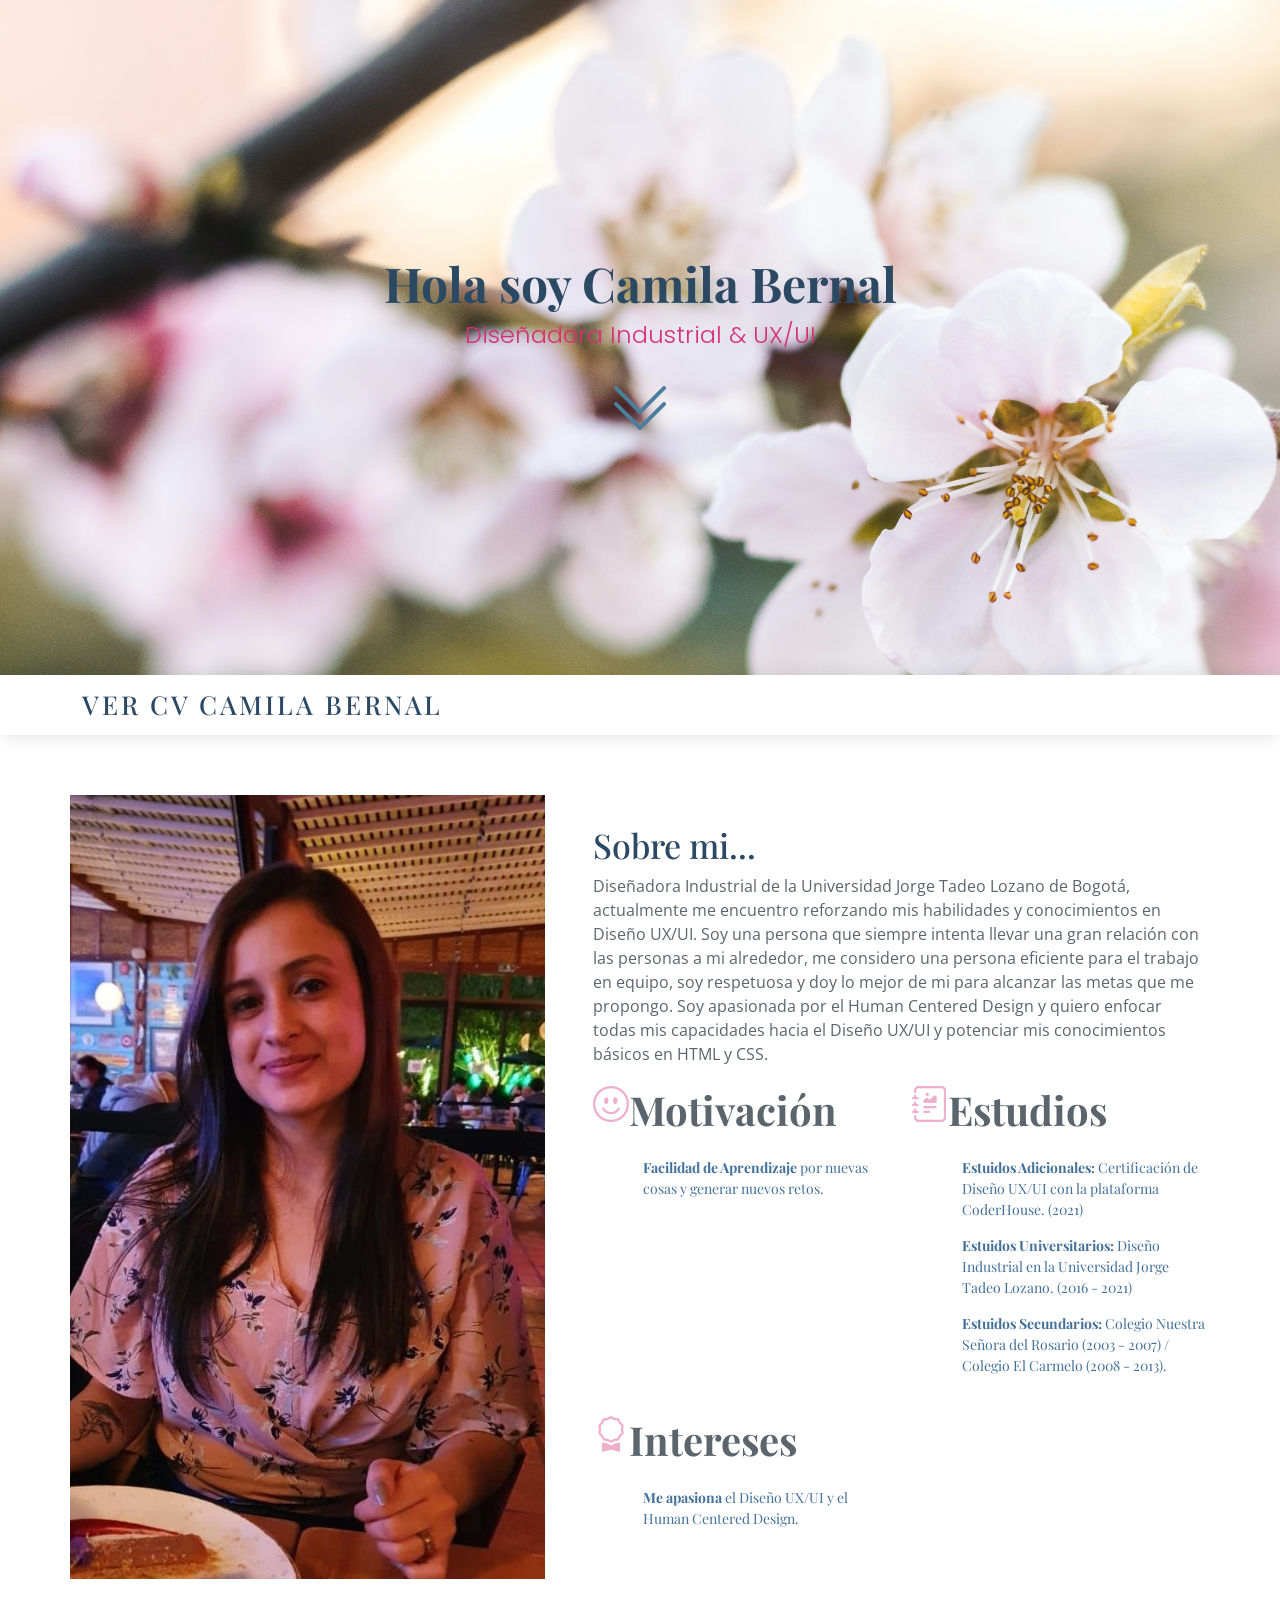
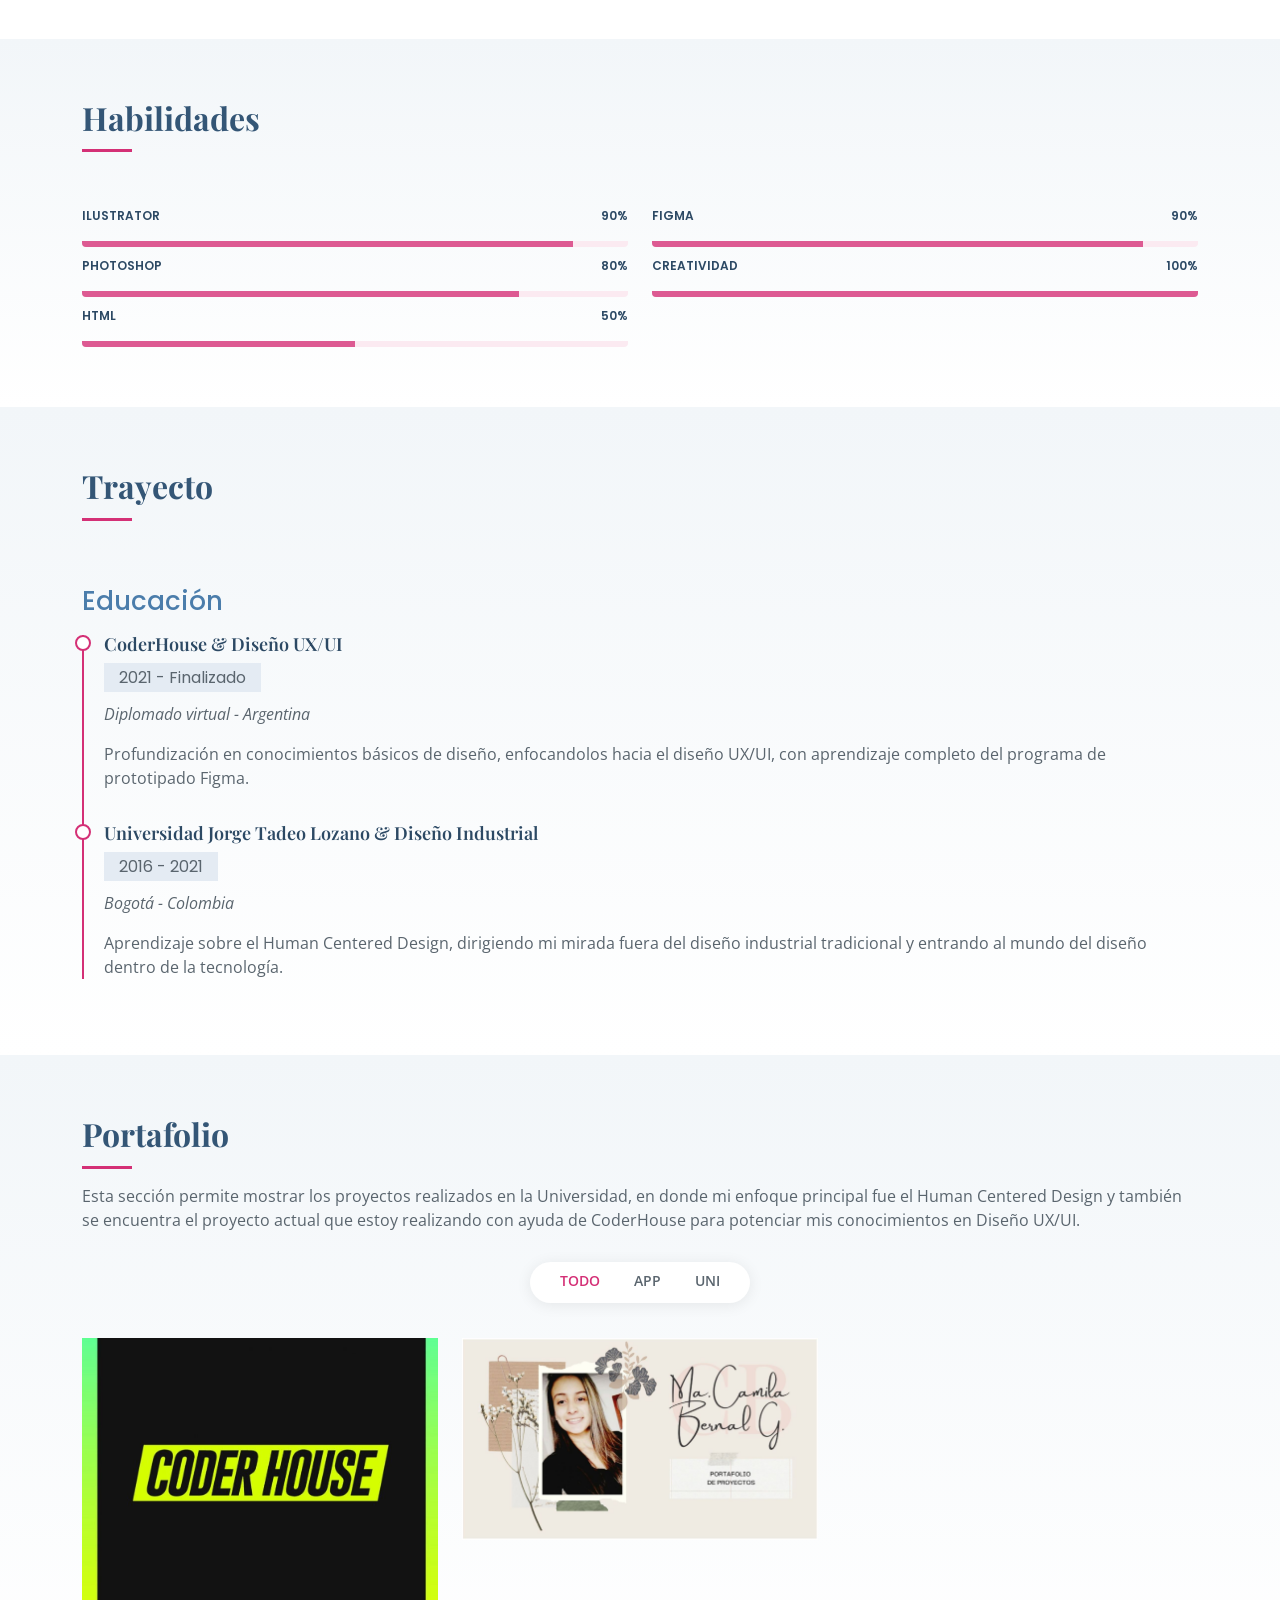
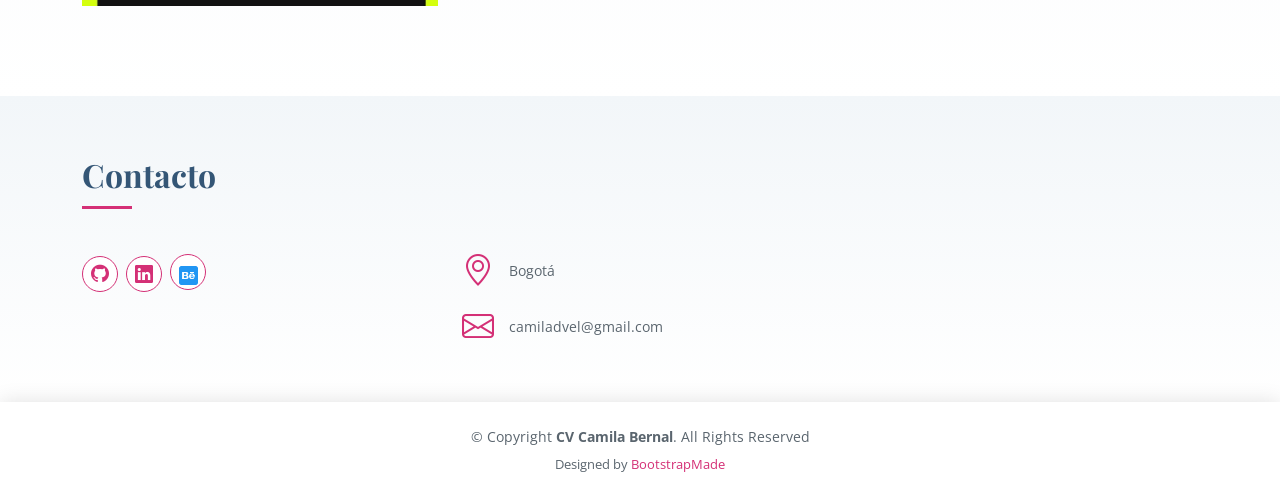
<file: index.html>
<!DOCTYPE html>
<html lang="en">

<head>
  <meta charset="utf-8">
  <meta content="width=device-width, initial-scale=1.0" name="viewport">

  <title>Camila Bernal</title>
  <meta content="" name="description">
  <meta content="" name="keywords">

  <!-- Favicons -->
  <link href="assets/img/icons8-orquídea-48.png" rel="icon">
  <link href="assets/img/apple-touch-icon.png" rel="apple-touch-icon">

  <!-- Google Fonts -->
  <link href="https://fonts.googleapis.com/css?family=Open+Sans:300,300i,400,400i,600,600i,700,700i|Poppins:300,300i,400,400i,500,500i,600,600i,700,700i|Playfair+Display:400,400i,500,500i,600,600i,700,700i&subset=cyrillic" rel="stylesheet">

  <!-- Vendor CSS Files -->
  <link href="assets/vendor/bootstrap/css/bootstrap.min.css" rel="stylesheet">
  <link href="assets/vendor/bootstrap-icons/bootstrap-icons.css" rel="stylesheet">
  <link href="assets/vendor/boxicons/css/boxicons.min.css" rel="stylesheet">
  <link href="assets/vendor/glightbox/css/glightbox.min.css" rel="stylesheet">
  <link href="assets/vendor/swiper/swiper-bundle.min.css" rel="stylesheet">

  <!-- Template Main CSS File -->
  <link href="assets/css/style.css" rel="stylesheet">

  <!-- =======================================================
  * Template Name: Lonely - v4.2.0
  * Template URL: https://bootstrapmade.com/free-html-bootstrap-template-lonely/
  * Author: BootstrapMade.com
  * License: https://bootstrapmade.com/license/
  ======================================================== -->
</head>

<body>

  <!-- ======= Hero Section ======= -->
  <section id="hero" class="d-flex flex-column align-items-center justify-content-center">
    <h1>Hola soy Camila Bernal</h1>
    <h2>Diseñadora Industrial & UX/UI</h2>
    <a href="#about" class="btn-get-started scrollto"><i class="bi bi-chevron-double-down"></i></a>
  </section><!-- End Hero -->

  <!-- ======= Header ======= -->
  <header id="header" class="d-flex align-items-center">
    <div class="container d-flex align-items-center justify-content-between">

      <div class="logo">
        <h1><a href="assets/img/CV Ma Camila Bernal G.jpg">Ver CV Camila Bernal</a></h1>
        
        <!-- Uncomment below if you prefer to use an image logo -->
        <!-- <a href="index.html"><img src="assets/img/logo.png" alt="" class="img-fluid"></a>-->
      </div>

       <nav id="navbar" class="navbar">
        <ul>
          <!-- <li><a class="nav-link scrollto active" href="#hero">Home</a></li> -->
          <!-- <li><a class="nav-link scrollto" href="#about">About</a></li> -->
          <!-- <li><a class="nav-link scrollto" href="#resume">Resume</a></li>
          <li><a class="nav-link scrollto" href="#services">Services</a></li>
          <li><a class="nav-link scrollto" href="#portfolio">Portfolio</a></li> -->
          <!-- <li class="dropdown"><a href="#"><span>Drop Down</span> <i class="bi bi-chevron-down"></i></a> -->
            <ul>
              <!-- <li><a href="#">Drop Down 1</a></li>
              <li class="dropdown"><a href="#"><span>Deep Drop Down</span> <i class="bi bi-chevron-right"></i></a> -->
                <!-- <ul>
                  <li><a href="#">Deep Drop Down 1</a></li>
                  <li><a href="#">Deep Drop Down 2</a></li>
                  <li><a href="#">Deep Drop Down 3</a></li>
                  <li><a href="#">Deep Drop Down 4</a></li>
                  <li><a href="#">Deep Drop Down 5</a></li>
                </ul> -->
              </li>
              <!-- <li><a href="#">Drop Down 2</a></li>
              <li><a href="#">Drop Down 3</a></li>
              <li><a href="#">Drop Down 4</a></li> -->
            </ul>
          </li>
          <!-- <li><a class="nav-link scrollto" href="#contact">Contact</a></li> -->
        </ul>
        <i class="bi bi-list mobile-nav-toggle"></i>
      </nav> 

    </div>
  </header><!-- End Header -->

  <main id="main">

    <!-- ======= About Section ======= -->
    <section id="about" class="about">
      <div class="container">

        <div class="row no-gutters">
          <div class="image col-xl-5 d-flex align-items-stretch justify-content-center justify-content-lg-start"></div>
          <div class="col-xl-7 ps-0 ps-lg-5 pe-lg-1 d-flex align-items-stretch">
            <div class="content d-flex flex-column justify-content-center">
              <h3>Sobre mi...</h3>
              <p>
                Diseñadora Industrial de la Universidad Jorge Tadeo Lozano de Bogotá, actualmente me encuentro reforzando mis habilidades y conocimientos en Diseño UX/UI. Soy una persona que siempre intenta llevar una gran relación con las personas a mi alrededor, me considero una persona eficiente para el trabajo en equipo, soy respetuosa y doy lo mejor de mi para alcanzar las metas que me propongo. Soy apasionada por el Human Centered Design y quiero enfocar todas mis capacidades hacia el Diseño UX/UI y potenciar mis conocimientos básicos en HTML y CSS.  
              </p>
              <div class="row">
                <div class="col-md-6 d-md-flex align-items-md-stretch">
                  <div class="count-box">
                    <i class="bi bi-emoji-smile"></i>
                    <h1><strong>Motivación</strong></h1>
                    <p><strong>Facilidad de Aprendizaje</strong> por nuevas cosas y generar nuevos retos.</p>
                  </div>
                </div>

                <div class="col-md-6 d-md-flex align-items-md-stretch">
                  <div class="count-box">
                    <i class="bi bi-journal-richtext"></i>
                    <h1><strong>Estudios</strong></h1>
                    <p><strong>Estuidos Adicionales:</strong> Certificación de Diseño UX/UI con la plataforma CoderHouse. (2021)</p>
                    <p><strong>Estuidos Universitarios:</strong> Diseño Industrial en la Universidad Jorge Tadeo Lozano. (2016 - 2021)</p>
                    <p><strong>Estuidos Secundarios:</strong> Colegio Nuestra Señora del Rosario (2003 - 2007) / Colegio El Carmelo (2008 - 2013).</p>
                  </div>
                </div>

                <!-- <div class="col-md-6 d-md-flex align-items-md-stretch">
                  <div class="count-box">
                    <i class="bi bi-clock"></i>
                    <h1><strong></strong></h1>
                    <p><strong>Years of experience</strong> aut commodi quaerat modi aliquam nam ducimus aut voluptate non vel</p>
                  </div>
                </div> -->

                <div class="col-md-6 d-md-flex align-items-md-stretch">
                  <div class="count-box">
                    <i class="bi bi-award"></i>
                    <h1><strong>Intereses</strong></h1>
                    <p><strong>Me apasiona</strong> el Diseño UX/UI y el Human Centered Design.</p>
                  </div>
                </div>
              </div>
            </div><!-- End .content-->
          </div>
        </div>

      </div>
    </section><!-- End About Section -->

    <!-- ======= Skills Section ======= -->
    <section id="skills" class="skills section-bg">
      <div class="container">

        <div class="section-title">
          <h2>Habilidades</h2>
          <p></p>
        </div>

        <div class="row skills-content">

          <div class="col-lg-6">

            <div class="progress">
              <span class="skill">Ilustrator <i class="val">90%</i></span>
              <div class="progress-bar-wrap">
                <div class="progress-bar" role="progressbar" aria-valuenow="90" aria-valuemin="0" aria-valuemax="100"></div>
              </div>
            </div>

            <div class="progress">
              <span class="skill">Photoshop <i class="val">80%</i></span>
              <div class="progress-bar-wrap">
                <div class="progress-bar" role="progressbar" aria-valuenow="80" aria-valuemin="0" aria-valuemax="100"></div>
              </div>
            </div>

            <div class="progress">
              <span class="skill">HTML <i class="val">50%</i></span>
              <div class="progress-bar-wrap">
                <div class="progress-bar" role="progressbar" aria-valuenow="50" aria-valuemin="0" aria-valuemax="100"></div>
              </div>
            </div>

          </div>

          <div class="col-lg-6">

            

            <div class="progress">
              <span class="skill">Figma <i class="val">90%</i></span>
              <div class="progress-bar-wrap">
                <div class="progress-bar" role="progressbar" aria-valuenow="90" aria-valuemin="0" aria-valuemax="100"></div>
              </div>
            </div>

            <div class="progress">
              <span class="skill">Creatividad <i class="val">100%</i></span>
              <div class="progress-bar-wrap">
                <div class="progress-bar" role="progressbar" aria-valuenow="100" aria-valuemin="0" aria-valuemax="100"></div>
              </div>
            </div>

          </div>

        </div>

      </div>
    </section><!-- End Skills Section -->

    <!-- ======= Resume Section ======= -->
    <section id="resume" class="resume section-bg">
      <div class="container">

        <div class="section-title">
          <h2>Trayecto</h2>
          <p></p>
        </div>

        <!-- <div class="row">
          <div class="col-lg-6">
            <h3 class="resume-title">Información</h3>
            <div class="resume-item pb-0">
              <h4>Alice Barkley</h4>
              <p><em>Innovative and deadline-driven Graphic Designer with 3+ years of experience designing and developing user-centered digital/print marketing material from initial concept to final, polished deliverable.</em></p>
              <p>
              <ul>
                <li>Portland par 127,Orlando, FL</li>
                <li>(123) 456-7891</li>
                <li>alice.barkley@example.com</li>
              </ul>
              </p>
            </div> -->

            <h3 class="resume-title">Educación</h3>
            <div class="resume-item">
              <h4>CoderHouse &amp; Diseño UX/UI</h4>
              <h5>2021 - Finalizado</h5>
              <p><em>Diplomado virtual - Argentina</em></p>
              <p>Profundización en conocimientos básicos de diseño, enfocandolos hacia el diseño UX/UI, con aprendizaje completo del programa de prototipado Figma.</p>
            </div>
            <div class="resume-item">
              <h4>Universidad Jorge Tadeo Lozano &amp; Diseño Industrial</h4>
              <h5>2016 - 2021</h5>
              <p><em>Bogotá - Colombia</em></p>
              <p>Aprendizaje sobre el Human Centered Design, dirigiendo mi mirada fuera del diseño industrial tradicional y entrando al mundo del diseño dentro de la tecnología.</p>
            </div>
          </div>
          <!-- <div class="col-lg-6">
            <h3 class="resume-title">Experiencia laboral</h3>
            <div class="resume-item">
              <h4>Senior graphic design specialist</h4>
              <h5>2019 - Present</h5>
              <p><em>Experion, New York, NY </em></p>
              <p>
              <ul>
                <li>Lead in the design, development, and implementation of the graphic, layout, and production communication materials</li>
                <li>Delegate tasks to the 7 members of the design team and provide counsel on all aspects of the project. </li>
                <li>Supervise the assessment of all graphic materials in order to ensure quality and accuracy of the design</li>
                <li>Oversee the efficient use of production project budgets ranging from $2,000 - $25,000</li>
              </ul>
              </p>
            </div>
            <div class="resume-item">
              <h4>Graphic design specialist</h4>
              <h5>2017 - 2018</h5>
              <p><em>Stepping Stone Advertising, New York, NY</em></p>
              <p>
              <ul>
                <li>Developed numerous marketing programs (logos, brochures,infographics, presentations, and advertisements).</li>
                <li>Managed up to 5 projects or tasks at a given time while under pressure</li>
                <li>Recommended and consulted with clients on the most appropriate graphic design</li>
                <li>Created 4+ design presentations and proposals a month for clients and account managers</li>
              </ul>
              </p>
            </div>
          </div>
        </div> -->

      </div>
    </section><!-- End Resume Section -->

    <!-- ======= Services Section ======= -->
    <!-- <section id="services" class="services section-bg">
      <div class="container">

        <div class="section-title">
          <h2>Services</h2>
          <p>Magnam dolores commodi suscipit. Necessitatibus eius consequatur ex aliquid fuga eum quidem. Sit sint consectetur velit. Quisquam quos quisquam cupiditate. Et nemo qui impedit suscipit alias ea. Quia fugiat sit in iste officiis commodi quidem hic quas.</p>
        </div>

        <div class="row">
          <div class="col-md-6 col-lg-3 d-flex align-items-stretch mb-5 mb-lg-0">
            <div class="icon-box">
              <div class="icon"><i class="bx bxl-dribbble"></i></div>
              <h4 class="title"><a href="">Lorem Ipsum</a></h4>
              <p class="description">Voluptatum deleniti atque corrupti quos dolores et quas molestias excepturi</p>
            </div>
          </div>

          <div class="col-md-6 col-lg-3 d-flex align-items-stretch mb-5 mb-lg-0">
            <div class="icon-box">
              <div class="icon"><i class="bx bx-file"></i></div>
              <h4 class="title"><a href="">Sed ut perspiciatis</a></h4>
              <p class="description">Duis aute irure dolor in reprehenderit in voluptate velit esse cillum dolore</p>
            </div>
          </div>

          <div class="col-md-6 col-lg-3 d-flex align-items-stretch mb-5 mb-lg-0">
            <div class="icon-box">
              <div class="icon"><i class="bx bx-tachometer"></i></div>
              <h4 class="title"><a href="">Magni Dolores</a></h4>
              <p class="description">Excepteur sint occaecat cupidatat non proident, sunt in culpa qui officia</p>
            </div>
          </div>

          <div class="col-md-6 col-lg-3 d-flex align-items-stretch mb-5 mb-lg-0">
            <div class="icon-box">
              <div class="icon"><i class="bx bx-world"></i></div>
              <h4 class="title"><a href="">Nemo Enim</a></h4>
              <p class="description">At vero eos et accusamus et iusto odio dignissimos ducimus qui blanditiis</p>
            </div>
          </div>

        </div>

      </div>
    </section>End Services Section -->

    <!-- ======= Portfolio Section ======= -->
    <section id="portfolio" class="portfolio section-bg">
      <div class="container">

        <div class="section-title">
          <h2>Portafolio</h2>
          <p>Esta sección permite mostrar los proyectos realizados en la Universidad, en donde mi enfoque principal fue el Human Centered Design y también se encuentra el proyecto actual que estoy realizando con ayuda de CoderHouse para potenciar mis conocimientos en Diseño UX/UI.</p>
        </div>

        <div class="row">
          <div class="col-lg-12 d-flex justify-content-center">
            <ul id="portfolio-flters">
              <li data-filter="*" class="filter-active">TODO</li>
              <li data-filter=".filter-app">App</li>
              <li data-filter=".filter-card">UNI</li>
              <!-- <li data-filter=".filter-web">Web</li>  -->
            </ul>
          </div>
        </div>

        <div class="row portfolio-container">

          <div class="col-lg-4 col-md-6 portfolio-item filter-app">
            <div class="portfolio-wrap">
              <img src="assets/img/Coder2.jpg" class="img-fluid" alt="">
              <div class="portfolio-info">
                <h4>Proyecto UX/UI</h4>
                <p>StockBalance</p>
              </div>
              <div class="portfolio-links">
                
                <a href="https://www.behance.net/mariacbernal3d" title="Más detalle"><i class="bx bx-link"></i></a>
              </div>
            </div>
          </div>

          <div class="col-lg-4 col-md-6 portfolio-item filter-card">
            <div class="portfolio-wrap">
              <img src="assets/img/Port-Proy.JPG" class="img-fluid" alt="">
              <div class="portfolio-info">
                <h4>Proyecto Universidad</h4>
                <p>Social & Human Centered Design</p>
              </div>
              <div class="portfolio-links">
                
                <a href="https://www.behance.net/mariacbernal3d" title="Más detalle"><i class="bx bx-link"></i></a>
              </div>
            </div>
          </div>
              <!-- <div class="portfolio-links">
                <a href="assets/img/portfolio/portfolio-2.jpg" data-gallery="portfolioGallery" class="portfolio-lightbox" title="Web 3"><i class="bx bx-plus"></i></a>
                <a href="portfolio-details.html" title="More Details"><i class="bx bx-link"></i></a>
              </div>
            </div>
          </div>

          <div class="col-lg-4 col-md-6 portfolio-item filter-app">
            <div class="portfolio-wrap">
              <img src="assets/img/portfolio/portfolio-3.jpg" class="img-fluid" alt="">
              <div class="portfolio-info">
                <h4>App 2</h4>
                <p>App</p>
              </div>
              <div class="portfolio-links">
                <a href="assets/img/portfolio/portfolio-3.jpg" data-gallery="portfolioGallery" class="portfolio-lightbox" title="App 2"><i class="bx bx-plus"></i></a>
                <a href="portfolio-details.html" title="More Details"><i class="bx bx-link"></i></a>
              </div>
            </div>
          </div>

          <div class="col-lg-4 col-md-6 portfolio-item filter-card">
            <div class="portfolio-wrap">
              <img src="assets/img/portfolio/portfolio-4.jpg" class="img-fluid" alt="">
              <div class="portfolio-info">
                <h4>Card 2</h4>
                <p>Card</p>
              </div>
              <div class="portfolio-links">
                <a href="assets/img/portfolio/portfolio-4.jpg" data-gallery="portfolioGallery" class="portfolio-lightbox" title="Card 2"><i class="bx bx-plus"></i></a>
                <a href="portfolio-details.html" title="More Details"><i class="bx bx-link"></i></a>
              </div>
            </div>
          </div>

          <div class="col-lg-4 col-md-6 portfolio-item filter-web">
            <div class="portfolio-wrap">
              <img src="assets/img/portfolio/portfolio-5.jpg" class="img-fluid" alt="">
              <div class="portfolio-info">
                <h4>Web 2</h4>
                <p>Web</p>
              </div>
              <div class="portfolio-links">
                <a href="assets/img/portfolio/portfolio-5.jpg" data-gallery="portfolioGallery" class="portfolio-lightbox" title="Web 2"><i class="bx bx-plus"></i></a>
                <a href="portfolio-details.html" title="More Details"><i class="bx bx-link"></i></a>
              </div>
            </div>
          </div>

          <div class="col-lg-4 col-md-6 portfolio-item filter-app">
            <div class="portfolio-wrap">
              <img src="assets/img/portfolio/portfolio-6.jpg" class="img-fluid" alt="">
              <div class="portfolio-info">
                <h4>App 3</h4>
                <p>App</p>
              </div>
              <div class="portfolio-links">
                <a href="assets/img/portfolio/portfolio-6.jpg" data-gallery="portfolioGallery" class="portfolio-lightbox" title="App 3"><i class="bx bx-plus"></i></a>
                <a href="portfolio-details.html" title="More Details"><i class="bx bx-link"></i></a>
              </div>
            </div>
          </div>

          <div class="col-lg-4 col-md-6 portfolio-item filter-card">
            <div class="portfolio-wrap">
              <img src="assets/img/portfolio/portfolio-7.jpg" class="img-fluid" alt="">
              <div class="portfolio-info">
                <h4>Card 1</h4>
                <p>Card</p>
              </div>
              <div class="portfolio-links">
                <a href="assets/img/portfolio/portfolio-7.jpg" data-gallery="portfolioGallery" class="portfolio-lightbox" title="Card 1"><i class="bx bx-plus"></i></a>
                <a href="portfolio-details.html" title="More Details"><i class="bx bx-link"></i></a>
              </div>
            </div>
          </div>

          <div class="col-lg-4 col-md-6 portfolio-item filter-card">
            <div class="portfolio-wrap">
              <img src="assets/img/portfolio/portfolio-8.jpg" class="img-fluid" alt="">
              <div class="portfolio-info">
                <h4>Card 3</h4>
                <p>Card</p>
              </div>
              <div class="portfolio-links">
                <a href="assets/img/portfolio/portfolio-8.jpg" data-gallery="portfolioGallery" class="portfolio-lightbox" title="Card 3"><i class="bx bx-plus"></i></a>
                <a href="portfolio-details.html" title="More Details"><i class="bx bx-link"></i></a>
              </div>
            </div>
          </div>

          <div class="col-lg-4 col-md-6 portfolio-item filter-web">
            <div class="portfolio-wrap">
              <img src="assets/img/portfolio/portfolio-9.jpg" class="img-fluid" alt="">
              <div class="portfolio-info">
                <h4>Web 3</h4>
                <p>Web</p>
              </div>
              <div class="portfolio-links">
                <a href="assets/img/portfolio/portfolio-9.jpg" data-gallery="portfolioGallery" class="portfolio-lightbox" title="Web 3"><i class="bx bx-plus"></i></a>
                <a href="portfolio-details.html" title="More Details"><i class="bx bx-link"></i></a>
              </div>
            </div>
          </div>

        </div>

      </div>
    </section>  End Portfolio Section -->
    </section>  

    <!-- ======= Testimonials Section ======= -->
    <!-- <section id="testimonials" class="testimonials section-bg">
      <div class="container">

        <div class="section-title">
          <h2>Testimonials</h2>
          <p>Magnam dolores commodi suscipit. Necessitatibus eius consequatur ex aliquid fuga eum quidem. Sit sint consectetur velit. Quisquam quos quisquam cupiditate. Et nemo qui impedit suscipit alias ea. Quia fugiat sit in iste officiis commodi quidem hic quas.</p>
        </div>

        <div class="testimonials-slider swiper-container" data-aos="fade-up" data-aos-delay="100">
          <div class="swiper-wrapper">

            <div class="swiper-slide">
              <div class="testimonial-item">
                <p>
                  <i class="bx bxs-quote-alt-left quote-icon-left"></i>
                  Proin iaculis purus consequat sem cure digni ssim donec porttitora entum suscipit rhoncus. Accusantium quam, ultricies eget id, aliquam eget nibh et. Maecen aliquam, risus at semper.
                  <i class="bx bxs-quote-alt-right quote-icon-right"></i>
                </p>
                <img src="assets/img/testimonials/testimonials-1.jpg" class="testimonial-img" alt="">
                <h3>Saul Goodman</h3>
                <h4>Ceo &amp; Founder</h4>
              </div>
            </div>End testimonial item -->

            <!-- <div class="swiper-slide">
              <div class="testimonial-item">
                <p>
                  <i class="bx bxs-quote-alt-left quote-icon-left"></i>
                  Export tempor illum tamen malis malis eram quae irure esse labore quem cillum quid cillum eram malis quorum velit fore eram velit sunt aliqua noster fugiat irure amet legam anim culpa.
                  <i class="bx bxs-quote-alt-right quote-icon-right"></i>
                </p>
                <img src="assets/img/testimonials/testimonials-2.jpg" class="testimonial-img" alt="">
                <h3>Sara Wilsson</h3>
                <h4>Designer</h4>
              </div>
            </div>End testimonial item -->

            <!-- <div class="swiper-slide">
              <div class="testimonial-item">
                <p>
                  <i class="bx bxs-quote-alt-left quote-icon-left"></i>
                  Enim nisi quem export duis labore cillum quae magna enim sint quorum nulla quem veniam duis minim tempor labore quem eram duis noster aute amet eram fore quis sint minim.
                  <i class="bx bxs-quote-alt-right quote-icon-right"></i>
                </p>
                <img src="assets/img/testimonials/testimonials-3.jpg" class="testimonial-img" alt="">
                <h3>Jena Karlis</h3>
                <h4>Store Owner</h4>
              </div>
            </div>End testimonial item -->

            <!-- <div class="swiper-slide">
              <div class="testimonial-item">
                <p>
                  <i class="bx bxs-quote-alt-left quote-icon-left"></i>
                  Fugiat enim eram quae cillum dolore dolor amet nulla culpa multos export minim fugiat minim velit minim dolor enim duis veniam ipsum anim magna sunt elit fore quem dolore labore illum veniam.
                  <i class="bx bxs-quote-alt-right quote-icon-right"></i>
                </p>
                <img src="assets/img/testimonials/testimonials-4.jpg" class="testimonial-img" alt="">
                <h3>Matt Brandon</h3>
                <h4>Freelancer</h4>
              </div>
            </div>End testimonial item -->

            <!-- <div class="swiper-slide">
              <div class="testimonial-item">
                <p>
                  <i class="bx bxs-quote-alt-left quote-icon-left"></i>
                  Quis quorum aliqua sint quem legam fore sunt eram irure aliqua veniam tempor noster veniam enim culpa labore duis sunt culpa nulla illum cillum fugiat legam esse veniam culpa fore nisi cillum quid.
                  <i class="bx bxs-quote-alt-right quote-icon-right"></i>
                </p>
                <img src="assets/img/testimonials/testimonials-5.jpg" class="testimonial-img" alt="">
                <h3>John Larson</h3>
                <h4>Entrepreneur</h4>
              </div>
            </div>End testimonial item -->

          <!-- </div>
          <div class="swiper-pagination"></div>
        </div>

      </div>
    </section>End Testimonials Section --> 

    <!-- ======= Contact Section ======= -->
    <div><section id="contact" class="contact section-bg">
      <div class="container">

        <div class="section-title">
          <h2>Contacto</h2>
          <p></p>
        </div>

        <div class="row">

          <div class="col-lg-4 col-md-4">
            <div class="contact-about">
              <!-- <h3>Lonely</h3>
              <p>Cras fermentum odio eu feugiat. Justo eget magna fermentum iaculis eu non diam phasellus. Scelerisque felis imperdiet proin fermentum leo. Amet volutpat consequat mauris nunc congue.</p> -->
              <div class="social-links">
            
                <a href="https://github.com/CamilaBernalG?tab=repositories" class="GitHub"><i class="bi bi-github"></i></a>
                <!-- <a href="#" class="instagram"><i class="bi bi-app-indicator"></i></a> -->
                <a href="https://www.linkedin.com/in/camila-bernal-814a66207" class="linkedin">
                  <i class="bi bi-linkedin"></i>
                </a>
                <a href="https://www.behance.net/mariacbernal3d" class="linkedin">
                  <img src="assets/img/icons8-behance-48.png" style="width: 25px;"/>
                </a> 
              </div>
            </div>
          </div>
        

          <div class="col-lg-3 col-md-4">
            <div class="info">
              <div class="d-flex align-items-center">
                <i class="bi bi-geo-alt"></i>
                <p>Bogotá</p>
              </div>

              <div class="d-flex align-items-center mt-4">
                <i class="bi bi-envelope"></i>
                <p>camiladvel@gmail.com</p>
              </div>

              <!-- <div class="d-flex align-items-center mt-4">
                <i class="bi bi-phone"></i>
                <p>+1 5589 55488 55s</p>
              </div> -->

            </div>
          </div>

          <!-- <div class="col-lg-5 col-md-8">
            <form action="forms/contact.php" method="post" role="form" class="php-email-form">
              <div class="form-group">
                <input type="text" name="name" class="form-control" id="name" placeholder="Nombre" required>
              </div>
              <div class="form-group mt-3">
                <input type="email" class="form-control" name="email" id="email" placeholder="Email" required>
              </div>
              <div class="form-group mt-3">
                <input type="text" class="form-control" name="subject" id="subject" placeholder="Asunto" required>
              </div>
              <div class="form-group mt-3">
                <textarea class="form-control" name="message" rows="5" placeholder="Mensaje" required></textarea>
              </div>
              <div class="my-3">
                <div class="loading">Cargando...</div>
                <div class="error-message"></div>
                <div class="sent-message">Tu mensaje fué enviado, gracias!</div>
              </div>
              <div class="text-center"><button type="submit">Enviar Mensaje</button></div>
            </form>
          </div> -->

        </div>

      </div>
    </section> <!-- End Contact Section -->

  </main> <!-- End #main -->

  <!-- ======= Footer ======= -->
  <footer id="footer">
    <div class="container">
      <div class="copyright">
        &copy; Copyright <strong><span>CV Camila Bernal</span></strong>. All Rights Reserved
      </div>
      <div class="credits">
        <!-- All the links in the footer should remain intact. -->
        <!-- You can delete the links only if you purchased the pro version. -->
        <!-- Licensing information: https://bootstrapmade.com/license/ -->
        <!-- Purchase the pro version with working PHP/AJAX contact form: https://bootstrapmade.com/free-html-bootstrap-template-lonely/ -->
        Designed by <a href="https://bootstrapmade.com/">BootstrapMade</a>
      </div>
    </div>
  </footer><!-- End  Footer -->

  <a href="#" class="back-to-top d-flex align-items-center justify-content-center"><i class="bi bi-arrow-up-short"></i></a>

  <!-- Vendor JS Files -->
  <script src="assets/vendor/bootstrap/js/bootstrap.bundle.min.js"></script>
  <script src="assets/vendor/glightbox/js/glightbox.min.js"></script>
  <script src="assets/vendor/isotope-layout/isotope.pkgd.min.js"></script>
  <script src="assets/vendor/php-email-form/validate.js"></script>
  <script src="assets/vendor/purecounter/purecounter.js"></script>
  <script src="assets/vendor/swiper/swiper-bundle.min.js"></script>
  <script src="assets/vendor/waypoints/noframework.waypoints.js"></script>

  <!-- Template Main JS File -->
  <script src="assets/js/main.js"></script>

</body>

</html>
</file>
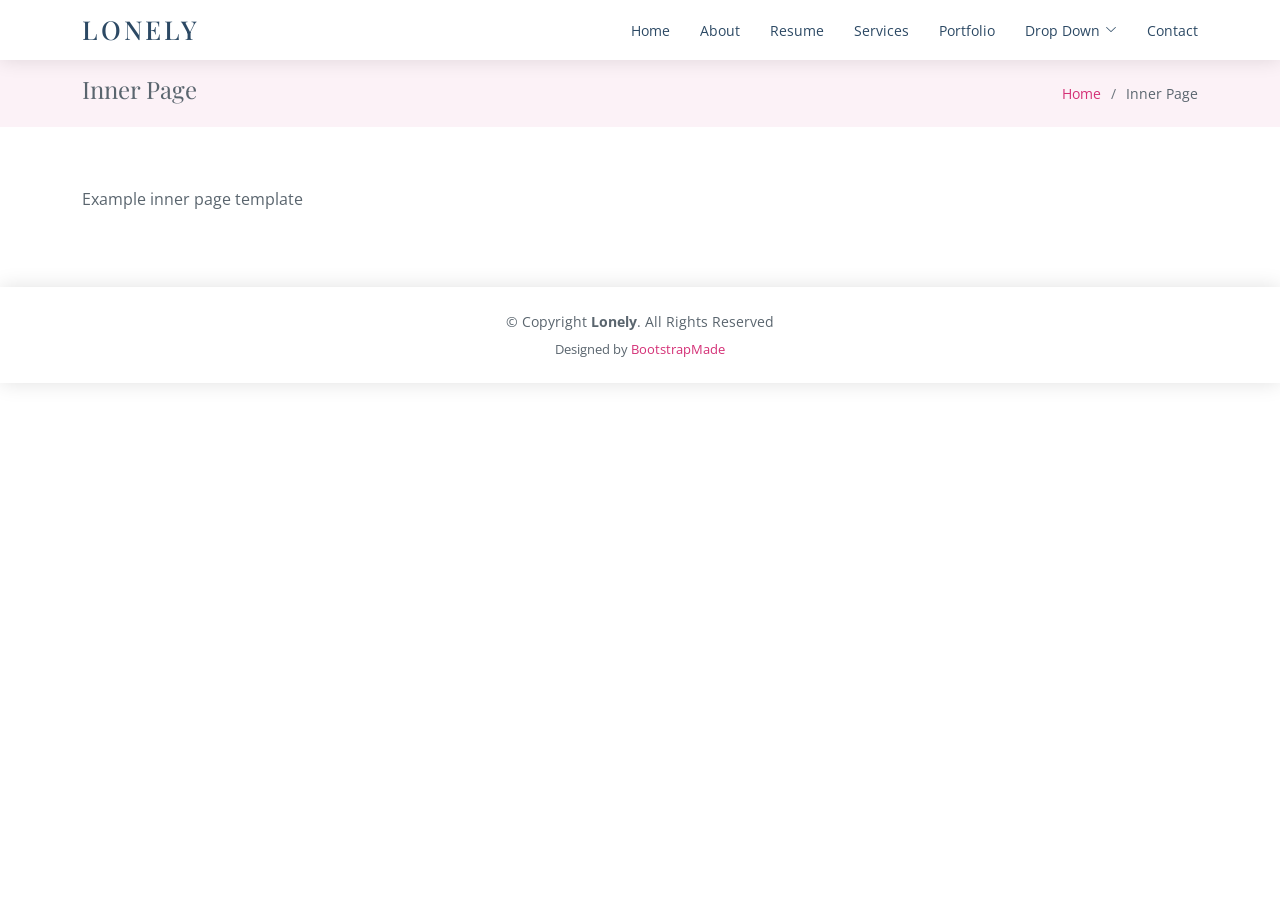
<file: inner-page.html>
<!DOCTYPE html>
<html lang="en">

<head>
  <meta charset="utf-8">
  <meta content="width=device-width, initial-scale=1.0" name="viewport">

  <title>Inner Page - Lonely Bootstrap Template</title>
  <meta content="" name="description">
  <meta content="" name="keywords">

  <!-- Favicons -->
  <link href="assets/img/favicon.png" rel="icon">
  <link href="assets/img/apple-touch-icon.png" rel="apple-touch-icon">

  <!-- Google Fonts -->
  <link href="https://fonts.googleapis.com/css?family=Open+Sans:300,300i,400,400i,600,600i,700,700i|Poppins:300,300i,400,400i,500,500i,600,600i,700,700i|Playfair+Display:400,400i,500,500i,600,600i,700,700i&subset=cyrillic" rel="stylesheet">

  <!-- Vendor CSS Files -->
  <link href="assets/vendor/bootstrap/css/bootstrap.min.css" rel="stylesheet">
  <link href="assets/vendor/bootstrap-icons/bootstrap-icons.css" rel="stylesheet">
  <link href="assets/vendor/boxicons/css/boxicons.min.css" rel="stylesheet">
  <link href="assets/vendor/glightbox/css/glightbox.min.css" rel="stylesheet">
  <link href="assets/vendor/swiper/swiper-bundle.min.css" rel="stylesheet">

  <!-- Template Main CSS File -->
  <link href="assets/css/style.css" rel="stylesheet">

  <!-- =======================================================
  * Template Name: Lonely - v4.2.0
  * Template URL: https://bootstrapmade.com/free-html-bootstrap-template-lonely/
  * Author: BootstrapMade.com
  * License: https://bootstrapmade.com/license/
  ======================================================== -->
</head>

<body>

  <!-- ======= Header ======= -->
  <header id="header" class="d-flex align-items-center">
    <div class="container d-flex align-items-center justify-content-between">

      <div class="logo">
        <h1><a href="index.html">Lonely</a></h1>
        <!-- Uncomment below if you prefer to use an image logo -->
        <!-- <a href="index.html"><img src="assets/img/logo.png" alt="" class="img-fluid"></a>-->
      </div>

      <nav id="navbar" class="navbar">
        <ul>
          <li><a class="nav-link scrollto " href="#hero">Home</a></li>
          <li><a class="nav-link scrollto" href="#about">About</a></li>
          <li><a class="nav-link scrollto" href="#resume">Resume</a></li>
          <li><a class="nav-link scrollto" href="#services">Services</a></li>
          <li><a class="nav-link scrollto" href="#portfolio">Portfolio</a></li>
          <li class="dropdown"><a href="#"><span>Drop Down</span> <i class="bi bi-chevron-down"></i></a>
            <ul>
              <li><a href="#">Drop Down 1</a></li>
              <li class="dropdown"><a href="#"><span>Deep Drop Down</span> <i class="bi bi-chevron-right"></i></a>
                <ul>
                  <li><a href="#">Deep Drop Down 1</a></li>
                  <li><a href="#">Deep Drop Down 2</a></li>
                  <li><a href="#">Deep Drop Down 3</a></li>
                  <li><a href="#">Deep Drop Down 4</a></li>
                  <li><a href="#">Deep Drop Down 5</a></li>
                </ul>
              </li>
              <li><a href="#">Drop Down 2</a></li>
              <li><a href="#">Drop Down 3</a></li>
              <li><a href="#">Drop Down 4</a></li>
            </ul>
          </li>
          <li><a class="nav-link scrollto" href="#contact">Contact</a></li>
        </ul>
        <i class="bi bi-list mobile-nav-toggle"></i>
      </nav><!-- .navbar -->

    </div>
  </header><!-- End Header -->

  <main id="main">

    <!-- ======= Breadcrumbs Section ======= -->
    <section class="breadcrumbs">
      <div class="container">

        <div class="d-flex justify-content-between align-items-center">
          <h2>Inner Page</h2>
          <ol>
            <li><a href="index.html">Home</a></li>
            <li>Inner Page</li>
          </ol>
        </div>

      </div>
    </section><!-- End Breadcrumbs Section -->

    <section class="inner-page">
      <div class="container">
        <p>
          Example inner page template
        </p>
      </div>
    </section>

  </main><!-- End #main -->

  <!-- ======= Footer ======= -->
  <footer id="footer">
    <div class="container">
      <div class="copyright">
        &copy; Copyright <strong><span>Lonely</span></strong>. All Rights Reserved
      </div>
      <div class="credits">
        <!-- All the links in the footer should remain intact. -->
        <!-- You can delete the links only if you purchased the pro version. -->
        <!-- Licensing information: https://bootstrapmade.com/license/ -->
        <!-- Purchase the pro version with working PHP/AJAX contact form: https://bootstrapmade.com/free-html-bootstrap-template-lonely/ -->
        Designed by <a href="https://bootstrapmade.com/">BootstrapMade</a>
      </div>
    </div>
  </footer><!-- End  Footer -->

  <a href="#" class="back-to-top d-flex align-items-center justify-content-center"><i class="bi bi-arrow-up-short"></i></a>

  <!-- Vendor JS Files -->
  <script src="assets/vendor/bootstrap/js/bootstrap.bundle.min.js"></script>
  <script src="assets/vendor/glightbox/js/glightbox.min.js"></script>
  <script src="assets/vendor/isotope-layout/isotope.pkgd.min.js"></script>
  <script src="assets/vendor/php-email-form/validate.js"></script>
  <script src="assets/vendor/purecounter/purecounter.js"></script>
  <script src="assets/vendor/swiper/swiper-bundle.min.js"></script>
  <script src="assets/vendor/waypoints/noframework.waypoints.js"></script>

  <!-- Template Main JS File -->
  <script src="assets/js/main.js"></script>

</body>

</html>
</file>
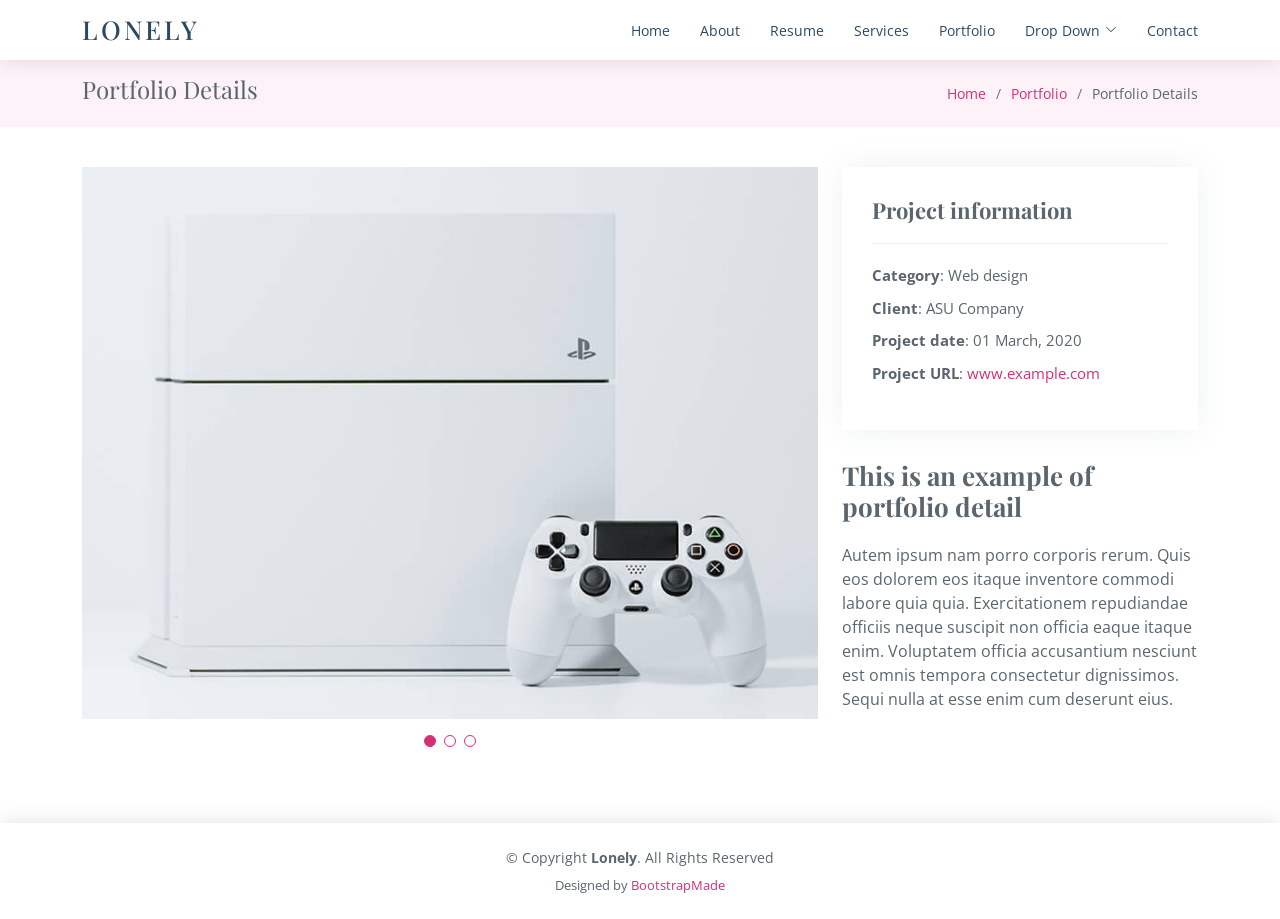
<file: portfolio-details.html>
<!DOCTYPE html>
<html lang="en">

<head>
  <meta charset="utf-8">
  <meta content="width=device-width, initial-scale=1.0" name="viewport">

  <title>Portfolio Details - Lonely Bootstrap Template</title>
  <meta content="" name="description">
  <meta content="" name="keywords">

  <!-- Favicons -->
  <link href="assets/img/favicon.png" rel="icon">
  <link href="assets/img/apple-touch-icon.png" rel="apple-touch-icon">

  <!-- Google Fonts -->
  <link href="https://fonts.googleapis.com/css?family=Open+Sans:300,300i,400,400i,600,600i,700,700i|Poppins:300,300i,400,400i,500,500i,600,600i,700,700i|Playfair+Display:400,400i,500,500i,600,600i,700,700i&subset=cyrillic" rel="stylesheet">

  <!-- Vendor CSS Files -->
  <link href="assets/vendor/bootstrap/css/bootstrap.min.css" rel="stylesheet">
  <link href="assets/vendor/bootstrap-icons/bootstrap-icons.css" rel="stylesheet">
  <link href="assets/vendor/boxicons/css/boxicons.min.css" rel="stylesheet">
  <link href="assets/vendor/glightbox/css/glightbox.min.css" rel="stylesheet">
  <link href="assets/vendor/swiper/swiper-bundle.min.css" rel="stylesheet">

  <!-- Template Main CSS File -->
  <link href="assets/css/style.css" rel="stylesheet">

  <!-- =======================================================
  * Template Name: Lonely - v4.2.0
  * Template URL: https://bootstrapmade.com/free-html-bootstrap-template-lonely/
  * Author: BootstrapMade.com
  * License: https://bootstrapmade.com/license/
  ======================================================== -->
</head>

<body>

  <!-- ======= Header ======= -->
  <header id="header" class="d-flex align-items-center">
    <div class="container d-flex align-items-center justify-content-between">

      <div class="logo">
        <h1><a href="index.html">Lonely</a></h1>
        <!-- Uncomment below if you prefer to use an image logo -->
        <!-- <a href="index.html"><img src="assets/img/logo.png" alt="" class="img-fluid"></a>-->
      </div>

      <nav id="navbar" class="navbar">
        <ul>
          <li><a class="nav-link scrollto " href="#hero">Home</a></li>
          <li><a class="nav-link scrollto" href="#about">About</a></li>
          <li><a class="nav-link scrollto" href="#resume">Resume</a></li>
          <li><a class="nav-link scrollto" href="#services">Services</a></li>
          <li><a class="nav-link scrollto" href="#portfolio">Portfolio</a></li>
          <li class="dropdown"><a href="#"><span>Drop Down</span> <i class="bi bi-chevron-down"></i></a>
            <ul>
              <li><a href="#">Drop Down 1</a></li>
              <li class="dropdown"><a href="#"><span>Deep Drop Down</span> <i class="bi bi-chevron-right"></i></a>
                <ul>
                  <li><a href="#">Deep Drop Down 1</a></li>
                  <li><a href="#">Deep Drop Down 2</a></li>
                  <li><a href="#">Deep Drop Down 3</a></li>
                  <li><a href="#">Deep Drop Down 4</a></li>
                  <li><a href="#">Deep Drop Down 5</a></li>
                </ul>
              </li>
              <li><a href="#">Drop Down 2</a></li>
              <li><a href="#">Drop Down 3</a></li>
              <li><a href="#">Drop Down 4</a></li>
            </ul>
          </li>
          <li><a class="nav-link scrollto" href="#contact">Contact</a></li>
        </ul>
        <i class="bi bi-list mobile-nav-toggle"></i>
      </nav><!-- .navbar -->

    </div>
  </header><!-- End Header -->

  <main id="main">

    <!-- ======= Breadcrumbs Section ======= -->
    <section class="breadcrumbs">
      <div class="container">

        <div class="d-flex justify-content-between align-items-center">
          <h2>Portfolio Details</h2>
          <ol>
            <li><a href="index.html">Home</a></li>
            <li><a href="portfolio.html">Portfolio</a></li>
            <li>Portfolio Details</li>
          </ol>
        </div>

      </div>
    </section><!-- Breadcrumbs Section -->

    <!-- ======= Portfolio Details Section ======= -->
    <section id="portfolio-details" class="portfolio-details">
      <div class="container">

        <div class="row gy-4">

          <div class="col-lg-8">
            <div class="portfolio-details-slider swiper-container">
              <div class="swiper-wrapper align-items-center">

                <div class="swiper-slide">
                  <img src="assets/img/portfolio/portfolio-1.jpg" alt="">
                </div>

                <div class="swiper-slide">
                  <img src="assets/img/portfolio/portfolio-2.jpg" alt="">
                </div>

                <div class="swiper-slide">
                  <img src="assets/img/portfolio/portfolio-3.jpg" alt="">
                </div>

              </div>
              <div class="swiper-pagination"></div>
            </div>
          </div>

          <div class="col-lg-4">
            <div class="portfolio-info">
              <h3>Project information</h3>
              <ul>
                <li><strong>Category</strong>: Web design</li>
                <li><strong>Client</strong>: ASU Company</li>
                <li><strong>Project date</strong>: 01 March, 2020</li>
                <li><strong>Project URL</strong>: <a href="#">www.example.com</a></li>
              </ul>
            </div>
            <div class="portfolio-description">
              <h2>This is an example of portfolio detail</h2>
              <p>
                Autem ipsum nam porro corporis rerum. Quis eos dolorem eos itaque inventore commodi labore quia quia. Exercitationem repudiandae officiis neque suscipit non officia eaque itaque enim. Voluptatem officia accusantium nesciunt est omnis tempora consectetur dignissimos. Sequi nulla at esse enim cum deserunt eius.
              </p>
            </div>
          </div>

        </div>

      </div>
    </section><!-- End Portfolio Details Section -->

  </main><!-- End #main -->

  <!-- ======= Footer ======= -->
  <footer id="footer">
    <div class="container">
      <div class="copyright">
        &copy; Copyright <strong><span>Lonely</span></strong>. All Rights Reserved
      </div>
      <div class="credits">
        <!-- All the links in the footer should remain intact. -->
        <!-- You can delete the links only if you purchased the pro version. -->
        <!-- Licensing information: https://bootstrapmade.com/license/ -->
        <!-- Purchase the pro version with working PHP/AJAX contact form: https://bootstrapmade.com/free-html-bootstrap-template-lonely/ -->
        Designed by <a href="https://bootstrapmade.com/">BootstrapMade</a>
      </div>
    </div>
  </footer><!-- End  Footer -->

  <a href="#" class="back-to-top d-flex align-items-center justify-content-center"><i class="bi bi-arrow-up-short"></i></a>

  <!-- Vendor JS Files -->
  <script src="assets/vendor/bootstrap/js/bootstrap.bundle.min.js"></script>
  <script src="assets/vendor/glightbox/js/glightbox.min.js"></script>
  <script src="assets/vendor/isotope-layout/isotope.pkgd.min.js"></script>
  <script src="assets/vendor/php-email-form/validate.js"></script>
  <script src="assets/vendor/purecounter/purecounter.js"></script>
  <script src="assets/vendor/swiper/swiper-bundle.min.js"></script>
  <script src="assets/vendor/waypoints/noframework.waypoints.js"></script>

  <!-- Template Main JS File -->
  <script src="assets/js/main.js"></script>

</body>

</html>
</file>
<file: assets/css/style.css>
/**
* Template Name: Lonely - v4.2.0
* Template URL: https://bootstrapmade.com/free-html-bootstrap-template-lonely/
* Author: BootstrapMade.com
* License: https://bootstrapmade.com/license/
*/

/*--------------------------------------------------------------
# General
--------------------------------------------------------------*/
body {
  font-family: "Open Sans", sans-serif;
  color: #5a656e;
}

a {
  color: #d43076;
  text-decoration: none;
}

a:hover {
  color: #dd5a92;
  text-decoration: none;
}

h1, h2, h3, h4, h5, h6 {
  font-family: "Playfair Display", serif;
}

/*--------------------------------------------------------------
# Back to top button
--------------------------------------------------------------*/
.back-to-top {
  position: fixed;
  visibility: hidden;
  opacity: 0;
  right: 15px;
  bottom: 15px;
  z-index: 9999;
  background: #d43076;
  width: 40px;
  height: 40px;
  border-radius: 50px;
  transition: all 0.4s;
}

.back-to-top i {
  font-size: 24px;
  color: #fff;
  line-height: 0;
}

.back-to-top:hover {
  background: #db528c;
  color: #fff;
}

.back-to-top.active {
  visibility: visible;
  opacity: 1;
}

/*--------------------------------------------------------------
# Header
--------------------------------------------------------------*/
#header {
  transition: all 0.5s;
  z-index: 997;
  transition: all 0.5s;
  height: 60px;
  background: #fff;
  box-shadow: 0px 0px 20px 0px rgba(0, 0, 0, 0.12);
}

#header .logo h1 {
  font-size: 26px;
  margin: 0;
  padding: 6px 0;
  line-height: 1;
  font-weight: 500;
  letter-spacing: 3px;
  text-transform: uppercase;
}

#header .logo h1 a, #header .logo h1 a:hover {
  color: #2c4964;
  text-decoration: none;
}

#header .logo img {
  padding: 0;
  margin: 0;
  max-height: 40px;
}

.scrolled-offset {
  margin-top: 60px;
}

/*--------------------------------------------------------------
# Navigation Menu
--------------------------------------------------------------*/
/**
* Desktop Navigation 
*/
.navbar {
  padding: 0;
}

.navbar ul {
  margin: 0;
  padding: 0;
  display: flex;
  list-style: none;
  align-items: center;
}

.navbar li {
  position: relative;
}

.navbar a {
  display: flex;
  align-items: center;
  justify-content: space-between;
  padding: 10px 0 10px 30px;
  font-size: 14px;
  color: #2c4964;
  white-space: nowrap;
  transition: 0.3s;
}

.navbar a i {
  font-size: 12px;
  line-height: 0;
  margin-left: 5px;
}

.navbar a:hover, .navbar .active, .navbar li:hover > a {
  color: #d43076;
}

.navbar .dropdown ul {
  display: block;
  position: absolute;
  left: 14px;
  top: 100%;
  margin: 0;
  padding: 10px 0;
  z-index: 99;
  opacity: 0;
  visibility: hidden;
  background: #fff;
  box-shadow: 0px 0px 30px rgba(127, 137, 161, 0.25);
  transition: 0.3s;
  border-radius: 4px;
}

.navbar .dropdown ul li {
  min-width: 200px;
}

.navbar .dropdown ul a {
  padding: 10px 20px;
  text-transform: none;
}

.navbar .dropdown ul a i {
  font-size: 12px;
}

.navbar .dropdown ul a:hover, .navbar .dropdown ul .active:hover, .navbar .dropdown ul li:hover > a {
  color: #d43076;
}

.navbar .dropdown:hover > ul {
  opacity: 1;
  visibility: visible;
}

.navbar .dropdown .dropdown ul {
  top: 0;
  left: calc(100% - 30px);
  visibility: hidden;
}

.navbar .dropdown .dropdown:hover > ul {
  opacity: 1;
  top: 0;
  left: 100%;
  visibility: visible;
}

@media (max-width: 1366px) {
  .navbar .dropdown .dropdown ul {
    left: -90%;
  }
  .navbar .dropdown .dropdown:hover > ul {
    left: -100%;
  }
}

/**
* Mobile Navigation 
*/
.mobile-nav-toggle {
  color: #2c4964;
  font-size: 28px;
  cursor: pointer;
  display: none;
  line-height: 0;
  transition: 0.5s;
}

.mobile-nav-toggle.bi-x {
  color: #fff;
}

@media (max-width: 991px) {
  .mobile-nav-toggle {
    display: block;
  }
  .navbar ul {
    display: none;
  }
}

.navbar-mobile {
  position: fixed;
  overflow: hidden;
  top: 0;
  right: 0;
  left: 0;
  bottom: 0;
  background: rgba(13, 21, 29, 0.6);
  transition: 0.3s;
  z-index: 998;
}

.navbar-mobile .mobile-nav-toggle {
  position: absolute;
  top: 15px;
  right: 15px;
}

.navbar-mobile ul {
  display: block;
  position: absolute;
  top: 55px;
  right: 15px;
  bottom: 15px;
  left: 15px;
  padding: 10px 0;
  border-radius: 10px;
  background-color: #fff;
  overflow-y: auto;
  transition: 0.3s;
}

.navbar-mobile a {
  padding: 10px 20px;
  font-size: 15px;
  color: #2c4964;
}

.navbar-mobile a:hover, .navbar-mobile .active, .navbar-mobile li:hover > a {
  color: #d43076;
}

.navbar-mobile .getstarted {
  margin: 15px;
}

.navbar-mobile .dropdown ul {
  position: static;
  display: none;
  margin: 10px 20px;
  padding: 10px 0;
  z-index: 99;
  opacity: 1;
  visibility: visible;
  background: #fff;
  box-shadow: 0px 0px 30px rgba(127, 137, 161, 0.25);
}

.navbar-mobile .dropdown ul li {
  min-width: 200px;
}

.navbar-mobile .dropdown ul a {
  padding: 10px 20px;
}

.navbar-mobile .dropdown ul a i {
  font-size: 12px;
}

.navbar-mobile .dropdown ul a:hover, .navbar-mobile .dropdown ul .active:hover, .navbar-mobile .dropdown ul li:hover > a {
  color: #d43076;
}

.navbar-mobile .dropdown > .dropdown-active {
  display: block;
}

/*--------------------------------------------------------------
# Hero Section
--------------------------------------------------------------*/
#hero {
  width: 100%;
  height: 75vh;
  background: url("../img/Flor2.jpg") no-repeat;
  background-size: cover;
  padding: 0 15px;
  }

#hero h1 {
  margin: 0 0 10px 0;
  font-size: 48px;
  font-weight: 700;
  line-height: 56px;
  color: #2c4964;
}

#hero h2 {
  color: #d43076;
  margin-bottom: 10px;
  font-size: 24px;
  font-weight: 300;
  font-family: "Poppins", sans-serif;
}

#hero .btn-get-started {
  font-size: 64px;
  transition: 0.5s;
  color: #4d7f9c;
  height: 60px;
}

#hero .btn-get-started:hover {
  padding-top: 10px;
  color: #d43076;
}

@media (min-width: 1024px) {
  #hero {
    background-attachment: fixed;
  }
}

@media (max-width: 768px) {
  #hero h1 {
    font-size: 28px;
    line-height: 36px;
  }
  #hero h2 {
    font-size: 18px;
    line-height: 24px;
    margin-bottom: 30px;
  }
}

/*--------------------------------------------------------------
# Sections General
--------------------------------------------------------------*/
section {
  padding: 60px 0;
}

.section-bg {
  background: linear-gradient(180deg, #f2f6f9 0%, #fff 100%);
}

.section-title {
  padding-bottom: 30px;
}

.section-title h2 {
  font-size: 32px;
  font-weight: bold;
  margin-bottom: 15px;
  padding-bottom: 15px;
  position: relative;
  color: #345676;
}

.section-title h2::after {
  content: '';
  position: absolute;
  display: block;
  width: 50px;
  height: 3px;
  background: #d43076;
  bottom: 0;
  left: 0;
}

.section-title p {
  margin-bottom: 0;
}

/*--------------------------------------------------------------
# Breadcrumbs
--------------------------------------------------------------*/
.breadcrumbs {
  padding: 15px 0;
  background-color: #fcf2f7;
  min-height: 40px;
}

.breadcrumbs h2 {
  font-size: 24px;
  font-weight: 300;
}

.breadcrumbs ol {
  display: flex;
  flex-wrap: wrap;
  list-style: none;
  padding: 0;
  margin: 0;
  font-size: 14px;
}

.breadcrumbs ol li + li {
  padding-left: 10px;
}

.breadcrumbs ol li + li::before {
  display: inline-block;
  padding-right: 10px;
  color: #6c757d;
  content: "/";
}

@media (max-width: 768px) {
  .breadcrumbs .d-flex {
    display: block !important;
  }
  .breadcrumbs ol {
    display: block;
  }
  .breadcrumbs ol li {
    display: inline-block;
  }
}

/*--------------------------------------------------------------
# About
--------------------------------------------------------------*/
.about .content {
  padding: 30px 0;
}

.about .content h3 {
  font-weight: 500;
  font-size: 34px;
  color: #2c4964;
}

.about .content p {
  margin-bottom: 0;
}

.about .content .count-box {
  padding: 20px 0;
  width: 100%;
}

.about .content .count-box i {
  display: block;
  font-size: 36px;
  color: #eeafca;
  float: left;
  line-height: 0;
}

.about .content .count-box span {
  font-size: 36px;
  line-height: 20px;
  display: block;
  font-weight: 700;
  color: #bb124a;
  margin-left: 50px;
  font-family: "Playfair Display", serif;
}

.about .content .count-box p {
  padding: 15px 0 0 0;
  margin: 0 0 0 50px;
  font-family: "Playfair Display", serif;
  font-size: 14px;
  color: #437099;
}

.about .content .count-box a {
  font-weight: 600;
  display: block;
  margin-top: 20px;
  color: #437099;
  font-size: 15px;
  font-family: "Poppins", sans-serif;
  transition: ease-in-out 0.3s;
}

.about .content .count-box a:hover {
  color: #6b96be;
}

.about .image {
  background: url("../img/Yo.jpg") center center no-repeat;
  background-size: cover;
  min-height: 610px;
}

@media (max-width: 991px) {
  .about .image {
    text-align: center;
  }
  .about .image img {
    max-width: 80%;
  }
}

@media (max-width: 667px) {
  .about .image img {
    max-width: 100%;
  }
}

/*--------------------------------------------------------------
# Skills
--------------------------------------------------------------*/
.skills .progress {
  height: 50px;
  display: block;
  background: none;
}

.skills .progress .skill {
  padding: 10px 0;
  margin: 0 0 6px 0;
  text-transform: uppercase;
  display: block;
  font-weight: 600;
  font-family: "Poppins", sans-serif;
  color: #2c4964;
}

.skills .progress .skill .val {
  float: right;
  font-style: normal;
}

.skills .progress-bar-wrap {
  background: #fbeaf1;
}

.skills .progress-bar {
  width: 1px;
  height: 10px;
  transition: .9s;
  background-color: #dd5a92;
}

/*--------------------------------------------------------------
# Resume
--------------------------------------------------------------*/
.resume .resume-title {
  font-size: 26px;
  font-weight: 500;
  margin-top: 20px;
  margin-bottom: 20px;
  color: #4b7dab;
  font-family: "Poppins", sans-serif;
}

.resume .resume-item {
  padding: 0 0 20px 20px;
  margin-top: -2px;
  border-left: 2px solid #d43076;
  position: relative;
}

.resume .resume-item h4 {
  line-height: 18px;
  font-size: 18px;
  font-weight: 600;
  color: #2c4964;
  margin-bottom: 10px;
}

.resume .resume-item h5 {
  font-size: 16px;
  background: #e4ebf3;
  padding: 5px 15px;
  display: inline-block;
  font-weight: 400;
  margin-bottom: 10px;
  font-family: "Poppins", sans-serif;
}

.resume .resume-item ul {
  padding-left: 20px;
}

.resume .resume-item ul li {
  padding-bottom: 10px;
}

.resume .resume-item:last-child {
  padding-bottom: 0;
}

.resume .resume-item::before {
  content: "";
  position: absolute;
  width: 16px;
  height: 16px;
  border-radius: 50px;
  left: -9px;
  top: 0;
  background: #fff;
  border: 2px solid #d43076;
}

/*--------------------------------------------------------------
# Services
--------------------------------------------------------------*/
.services .icon-box {
  padding: 20px 15px;
  position: relative;
  overflow: hidden;
  background: #fff;
  box-shadow: 0 0 29px 0 rgba(68, 88, 144, 0.2);
  transition: all 0.3s ease-in-out;
  border-radius: 8px;
  text-align: center;
  z-index: 1;
}

.services .icon-box::before {
  content: '';
  position: absolute;
  top: 0;
  left: 0;
  right: 0;
  height: 0;
  transition: ease-in-out 0.3s;
  z-index: -1;
}

.services .icon-box:hover::before {
  background: #d43076;
  height: 100%;
  border-radius: 0px;
}

.services .icon {
  margin: 0 auto 30px auto;
  padding-top: 10px;
  display: inline-block;
  text-align: center;
  border-radius: 50%;
  width: 60px;
  height: 60px;
  background: #d43076;
  transition: all 0.3s ease-in-out;
}

.services .icon i {
  font-size: 36px;
  line-height: 1;
  color: #fff;
}

.services .title {
  font-weight: 700;
  margin-bottom: 15px;
  font-size: 18px;
}

.services .title a {
  color: #111;
}

.services .description {
  font-size: 15px;
  line-height: 24px;
  margin-bottom: 0;
}

.services .icon-box:hover .title a, .services .icon-box:hover .description {
  color: #fff;
}

.services .icon-box:hover .icon {
  background: #fff;
}

.services .icon-box:hover .icon i {
  color: #d43076;
}

@media (max-width: 768px) {
  .services .icon-box::before {
    bottom: 60%;
  }
}

/*--------------------------------------------------------------
# Portfolio
--------------------------------------------------------------*/
.portfolio .portfolio-item {
  margin-bottom: 30px;
}

.portfolio #portfolio-flters {
  padding: 0;
  margin: 0 auto 35px auto;
  list-style: none;
  text-align: center;
  background: #fff;
  border-radius: 50px;
  padding: 2px 15px;
  box-shadow: 0px 2px 15px rgba(0, 0, 0, 0.08);
}

.portfolio #portfolio-flters li {
  cursor: pointer;
  display: inline-block;
  padding: 10px 15px 8px 15px;
  font-size: 14px;
  font-weight: 600;
  line-height: 1;
  text-transform: uppercase;
  color: #5a656e;
  margin-bottom: 5px;
  transition: all 0.3s ease-in-out;
}

.portfolio #portfolio-flters li:hover, .portfolio #portfolio-flters li.filter-active {
  color: #d43076;
}

.portfolio #portfolio-flters li:last-child {
  margin-right: 0;
}

.portfolio .portfolio-wrap {
  transition: 0.3s;
  position: relative;
  overflow: hidden;
  z-index: 1;
}

.portfolio .portfolio-wrap::before {
  content: "";
  background: rgba(44, 73, 100, 0.6);
  position: absolute;
  left: 30px;
  right: 30px;
  top: 30px;
  bottom: 30px;
  transition: all ease-in-out 0.3s;
  z-index: 2;
  opacity: 0;
}

.portfolio .portfolio-wrap .portfolio-info {
  opacity: 0;
  position: absolute;
  top: 10%;
  left: 0;
  right: 0;
  text-align: center;
  z-index: 3;
  transition: all ease-in-out 0.3s;
}

.portfolio .portfolio-wrap .portfolio-info h4 {
  font-size: 20px;
  color: #fff;
  font-weight: 600;
}

.portfolio .portfolio-wrap .portfolio-info p {
  color: #ffffff;
  font-size: 14px;
  text-transform: uppercase;
}

.portfolio .portfolio-wrap .portfolio-links {
  opacity: 0;
  left: 0;
  right: 0;
  bottom: 10%;
  text-align: center;
  z-index: 3;
  position: absolute;
  transition: all ease-in-out 0.3s;
}

.portfolio .portfolio-wrap .portfolio-links a {
  color: #fff;
  margin: 0 2px;
  font-size: 28px;
  display: inline-block;
  transition: 0.3s;
}

.portfolio .portfolio-wrap .portfolio-links a:hover {
  color: #e684ae;
}

.portfolio .portfolio-wrap:hover::before {
  top: 0;
  left: 0;
  right: 0;
  bottom: 0;
  opacity: 1;
}

.portfolio .portfolio-wrap:hover .portfolio-info {
  opacity: 1;
  top: calc(50% - 48px);
}

.portfolio .portfolio-wrap:hover .portfolio-links {
  opacity: 1;
  bottom: calc(50% - 50px);
}

/*--------------------------------------------------------------
# Portfolio Details
--------------------------------------------------------------*/
.portfolio-details {
  padding-top: 40px;
}

.portfolio-details .portfolio-details-slider img {
  width: 100%;
}

.portfolio-details .portfolio-details-slider .swiper-pagination {
  margin-top: 20px;
  position: relative;
}

.portfolio-details .portfolio-details-slider .swiper-pagination .swiper-pagination-bullet {
  width: 12px;
  height: 12px;
  background-color: #fff;
  opacity: 1;
  border: 1px solid #d43076;
}

.portfolio-details .portfolio-details-slider .swiper-pagination .swiper-pagination-bullet-active {
  background-color: #d43076;
}

.portfolio-details .portfolio-info {
  padding: 30px;
  box-shadow: 0px 0 30px rgba(44, 73, 100, 0.08);
}

.portfolio-details .portfolio-info h3 {
  font-size: 22px;
  font-weight: 700;
  margin-bottom: 20px;
  padding-bottom: 20px;
  border-bottom: 1px solid #eee;
}

.portfolio-details .portfolio-info ul {
  list-style: none;
  padding: 0;
  font-size: 15px;
}

.portfolio-details .portfolio-info ul li + li {
  margin-top: 10px;
}

.portfolio-details .portfolio-description {
  padding-top: 30px;
}

.portfolio-details .portfolio-description h2 {
  font-size: 26px;
  font-weight: 700;
  margin-bottom: 20px;
}

.portfolio-details .portfolio-description p {
  padding: 0;
}

/*--------------------------------------------------------------
# Testimonials
--------------------------------------------------------------*/
.testimonials .testimonial-item {
  box-sizing: content-box;
  min-height: 320px;
}

.testimonials .testimonial-item .testimonial-img {
  width: 90px;
  border-radius: 50%;
  margin: -40px 0 0 40px;
  position: relative;
  z-index: 2;
  border: 6px solid #fff;
  box-shadow: 0px 5px 15px rgba(0, 0, 0, 0.1);
}

.testimonials .testimonial-item h3 {
  font-size: 18px;
  font-weight: bold;
  margin: 10px 0 5px 45px;
  color: #2c4964;
}

.testimonials .testimonial-item h4 {
  font-size: 14px;
  color: #6b96be;
  margin: 0 0 0 45px;
}

.testimonials .testimonial-item .quote-icon-left, .testimonials .testimonial-item .quote-icon-right {
  color: #f7d9e6;
  font-size: 26px;
}

.testimonials .testimonial-item .quote-icon-left {
  display: inline-block;
  left: -5px;
  position: relative;
}

.testimonials .testimonial-item .quote-icon-right {
  display: inline-block;
  right: -5px;
  position: relative;
  top: 10px;
}

.testimonials .testimonial-item p {
  font-style: italic;
  margin: 0 15px 0 15px;
  padding: 20px 20px 60px 20px;
  background: #fff;
  position: relative;
  border-radius: 6px;
  position: relative;
  z-index: 1;
  box-shadow: 0px 2px 15px rgba(0, 0, 0, 0.1);
}

.testimonials .swiper-pagination {
  margin-top: 20px;
  position: relative;
}

.testimonials .swiper-pagination .swiper-pagination-bullet {
  width: 12px;
  height: 12px;
  background-color: #fff;
  opacity: 1;
  border: 1px solid #d43076;
}

.testimonials .swiper-pagination .swiper-pagination-bullet-active {
  background-color: #d43076;
}

@media (max-width: 767px) {
  .testimonials {
    margin: 30px 10px;
  }
}

/*--------------------------------------------------------------
# Contact
--------------------------------------------------------------*/
.contact .contact-about h3 {
  font-size: 36px;
  margin: 0 0 10px 0;
  padding: 0;
  line-height: 1;
  font-weight: 300;
  letter-spacing: 3px;
  text-transform: uppercase;
  color: #d43076;
}

.contact .contact-about p {
  font-size: 14px;
  line-height: 24px;
  font-family: "Playfair Display", serif;
  color: #3c6387;
}

.contact .social-links {
  padding-bottom: 20px;
}

.contact .social-links a {
  font-size: 18px;
  display: inline-block;
  background: #fff;
  color: #d43076;
  line-height: 0;
  padding: 8px 0;
  margin-right: 4px;
  border-radius: 50%;
  text-align: center;
  width: 36px;
  height: 36px;
  transition: 0.3s;
  border: 1px solid #d43076;
}

.contact .social-links a:hover {
  background: #d43076;
  color: #fff;
}

.contact .info {
  color: #5a656e;
}

.contact .info i {
  font-size: 32px;
  color: #d43076;
  line-height: 0;
  margin-right: 15px;
}

.contact .info p {
  font-size: 14px;
  margin: 0;
}

.contact .php-email-form .error-message {
  display: none;
  color: #fff;
  background: #ed3c0d;
  text-align: left;
  padding: 15px;
  font-weight: 600;
}

.contact .php-email-form .error-message br + br {
  margin-top: 25px;
}

.contact .php-email-form .sent-message {
  display: none;
  color: #fff;
  background: #18d26e;
  text-align: center;
  padding: 15px;
  font-weight: 600;
}

.contact .php-email-form .loading {
  display: none;
  background: #fff;
  text-align: center;
  padding: 15px;
}

.contact .php-email-form .loading:before {
  content: "";
  display: inline-block;
  border-radius: 50%;
  width: 24px;
  height: 24px;
  margin: 0 10px -6px 0;
  border: 3px solid #18d26e;
  border-top-color: #eee;
  -webkit-animation: animate-loading 1s linear infinite;
  animation: animate-loading 1s linear infinite;
}

.contact .php-email-form input, .contact .php-email-form textarea {
  border-radius: 0;
  box-shadow: none;
  font-size: 14px;
}

.contact .php-email-form input:focus, .contact .php-email-form textarea:focus {
  border-color: #d43076;
}

.contact .php-email-form button[type="submit"] {
  background: #d43076;
  border: 0;
  padding: 10px 24px;
  color: #fff;
  transition: 0.4s;
  border-radius: 50px;
}

.contact .php-email-form button[type="submit"]:hover {
  background: #dd5a92;
}

@-webkit-keyframes animate-loading {
  0% {
    transform: rotate(0deg);
  }
  100% {
    transform: rotate(360deg);
  }
}

@keyframes animate-loading {
  0% {
    transform: rotate(0deg);
  }
  100% {
    transform: rotate(360deg);
  }
}

/*--------------------------------------------------------------
# Footer
--------------------------------------------------------------*/
#footer {
  background: #fff;
  padding: 24px 0;
  font-size: 14px;
  box-shadow: 0px 0 20px 0 rgba(0, 0, 0, 0.12);
}

#footer .copyright {
  text-align: center;
}

#footer .credits {
  padding-top: 8px;
  text-align: center;
  font-size: 13px;
}
</file>
